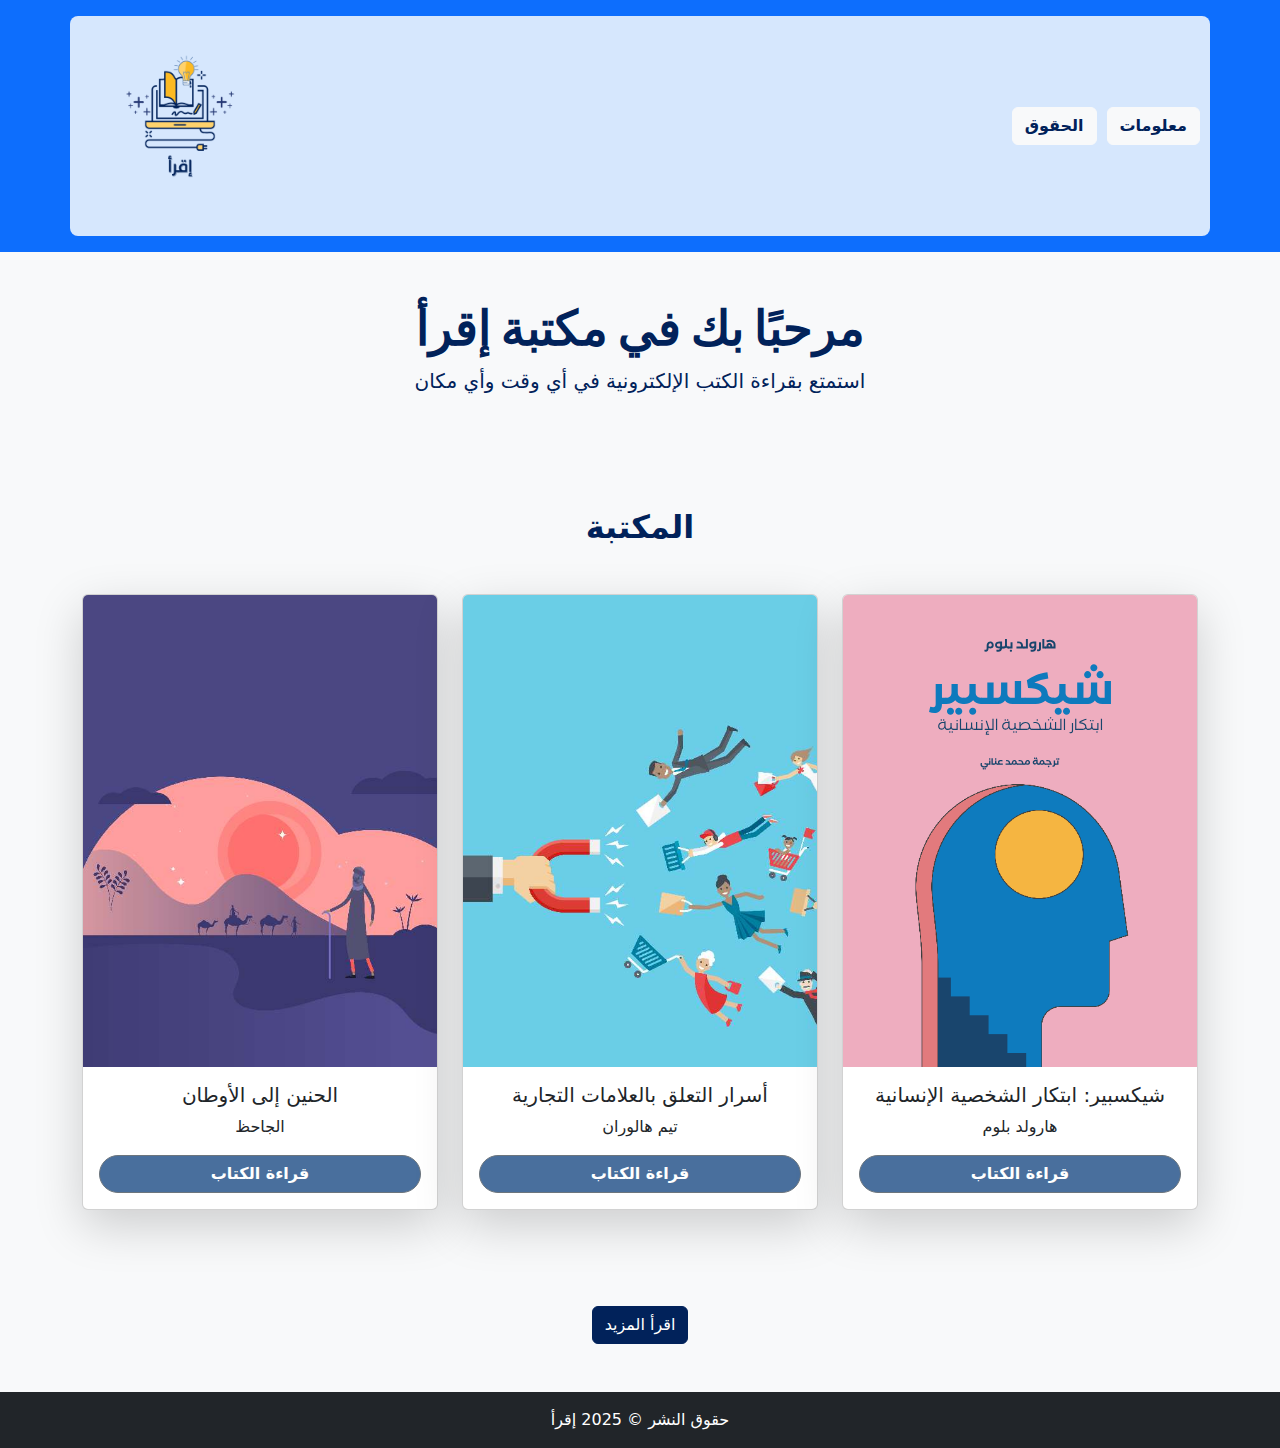
<file: index.html>
<!DOCTYPE html>
<html lang="ar">
<head>
    <meta charset="UTF-8">
    <meta name="viewport" content="width=device-width, initial-scale=1.0">
    <title>إقرأ - مكتبة الكتب</title>
    <link href="https://cdn.jsdelivr.net/npm/bootstrap@5.3.0-alpha1/dist/css/bootstrap.min.css" rel="stylesheet">
    <link href="https://fonts.googleapis.com/css2?family=Poppins:wght@300;400;600&family=Roboto:wght@300;400;700&family=Playfair+Display:wght@400;700&display=swap" rel="stylesheet">
    <link rel="stylesheet" href="styles.css">
</head>
<body>
    <header class="bg-primary text-white py-3 shadow-lg">
        <div class="container d-flex justify-content-between align-items-center">
            <img src="iqra.png" alt="شعار إقرأ" class="logo" style="width: 200px; height: auto;">
            <nav class="d-flex" style="gap: 10px;">
                <a href="rights.html" class="btn btn-light" style="color: #01225a; font-weight: bold;">الحقوق</a>
                <a href="about.html" class="btn btn-light" style="color: #01225a; font-weight: bold;">معلومات</a>
            </nav>
    </header>
    <section id="home" class="bg-light text-dark py-5">
        <div class="container text-center">
            <h2 class="display-4" style="color: #01225a; font-weight: bold;">مرحبًا بك في مكتبة إقرأ</h2>
            <p class="lead" style="color: #01225a;">استمتع بقراءة الكتب الإلكترونية في أي وقت وأي مكان</p>
        </div>
    </section>
    <section id="library" class="bg-light py-5">
        <div class="container">
            <h2 class="text-center mb-5" style="color: #01225a; font-weight: bold;">المكتبة</h2>
            <div class="row row-cols-1 row-cols-md-3 g-4">
                <div class="col">

                    <div class="card shadow-lg rounded-lg">
                        <img src="book-covers/cover1.jpg" alt="غلاف الكتاب " class="card-img-top">
                        <div class="card-body text-center">
                            <h5 class="card-title">الحنين إلى الأوطان</h5>
                            <p class="card-text">الجاحظ</p>
                            <a href="books/book1.pdf" class="btn btn-secondary w-100" target="_blank">قراءة الكتاب </a>
                        </div>
                    </div>
                </div>
                <div class="col">
                    <div class="card shadow-lg rounded-lg">
                        <img src="book-covers/cover2.jpg" alt="غلاف الكتاب " class="card-img-top">
                        <div class="card-body text-center">
                            <h5 class="card-title">أسرار التعلق بالعلامات التجارية</h5>
                            <p class="card-text">تيم هالوران</p>
                            <a href="books/book2.pdf" class="btn btn-secondary w-100" target="_blank">قراءة الكتاب </a>
                        </div>
                    </div>
                </div>
                <div class="col">
                    <div class="card shadow-lg rounded-lg">
                        <img src="book-covers/cover3.svg" alt="غلاف الكتاب " class="card-img-top">
                        <div class="card-body text-center">
                            <h5 class="card-title">شيكسبير: ابتكار الشخصية الإنسانية</h5>
                            <p class="card-text">هارولد بلوم</p>
                            <a href="books/book3.pdf" class="btn btn-secondary w-100" target="_blank">قراءة الكتاب </a>
                        </div>
                    </div>
                </div>
            </div>
        </div>
    </section>
    <section id="home" class="bg-light text-dark py-5">
        <div class="container text-center">
            <a href="books.html" class="btn btn-primary" style="background-color: #01225a; border-color: #01225a;">اقرأ المزيد</a>
        </div>
    </section>
    <footer class="bg-dark text-white text-center py-3">
        <p>حقوق النشر &copy; 2025 إقرأ</p>
    </footer>
    <script src="https://cdn.jsdelivr.net/npm/@popperjs/core@2.11.6/dist/umd/popper.min.js"></script>
    <script src="https://cdn.jsdelivr.net/npm/bootstrap@5.3.0-alpha1/dist/js/bootstrap.min.js"></script>
</body>
</html>
</file>
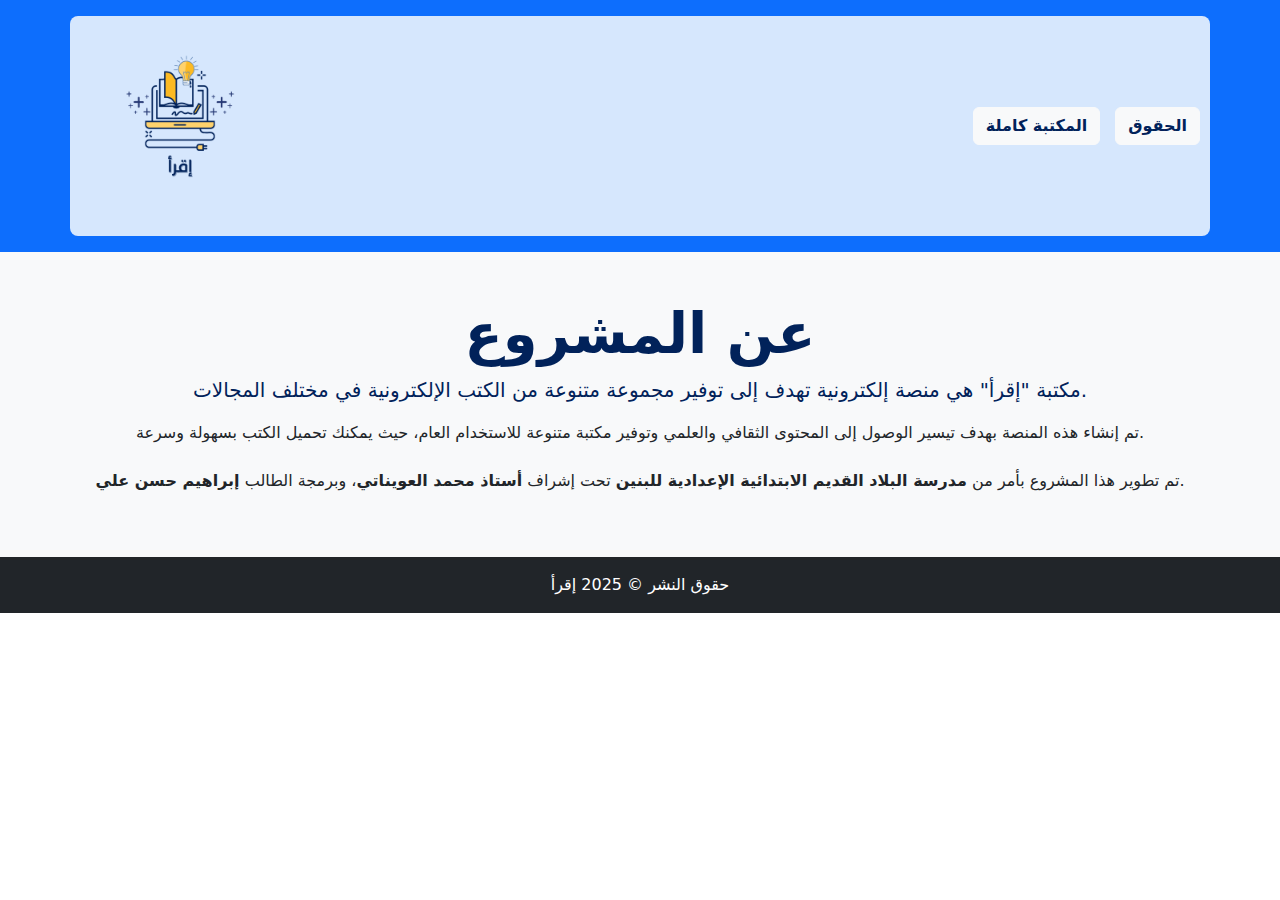
<file: about.html>
<!DOCTYPE html>
<html lang="ar">
<head>
    <meta charset="UTF-8">
    <meta name="viewport" content="width=device-width, initial-scale=1.0">
    <title>معلومات - إقرأ</title>
    <link href="https://cdn.jsdelivr.net/npm/bootstrap@5.3.0-alpha1/dist/css/bootstrap.min.css" rel="stylesheet">
    <link href="https://fonts.googleapis.com/css2?family=Poppins:wght@300;400;600&family=Roboto:wght@300;400;700&family=Playfair+Display:wght@400;700&display=swap" rel="stylesheet">
    <link rel="stylesheet" href="styles.css">
</head>
<body>
    <header class="bg-primary text-white py-3 shadow-lg">
        <div class="container d-flex justify-content-between align-items-center">
            <img src="iqra.png" alt="شعار إقرأ" class="logo" style="width: 200px; height: auto;">
            <nav class="d-flex" style="gap: 15px;">
                <a href="books.html" class="btn btn-light" style="color: #01225a; font-weight: bold;">المكتبة كاملة</a>
                <a href="rights.html" class="btn btn-light" style="color: #01225a; font-weight: bold;">الحقوق</a>
            </nav>
        </div>
    </header>
    <section class="bg-light text-dark py-5">
        <div class="container text-center">
            <h2 class="display-4" style="color: #01225a; font-weight: bold;">عن المشروع</h2>
            <p class="lead" style="color: #01225a;">مكتبة "إقرأ" هي منصة إلكترونية تهدف إلى توفير مجموعة متنوعة من الكتب الإلكترونية في مختلف المجالات.</p>
            <p>تم إنشاء هذه المنصة بهدف تيسير الوصول إلى المحتوى الثقافي والعلمي وتوفير مكتبة متنوعة للاستخدام العام، حيث يمكنك تحميل الكتب بسهولة وسرعة.</p>
            <p class="mt-4">تم تطوير هذا المشروع بأمر من <strong>مدرسة البلاد القديم الابتدائية الإعدادية للبنين</strong> تحت إشراف <strong>أستاذ محمد العويناتي</strong>، وبرمجة الطالب <strong>إبراهيم حسن علي</strong>.</p>
        </div>
    </section>
    <footer class="bg-dark text-white text-center py-3">
        <p>حقوق النشر &copy; 2025 إقرأ</p>
    </footer>
    <script src="https://cdn.jsdelivr.net/npm/@popperjs/core@2.11.6/dist/umd/popper.min.js"></script>
    <script src="https://cdn.jsdelivr.net/npm/bootstrap@5.3.0-alpha1/dist/js/bootstrap.min.js"></script>
</body>
</html>
</file>
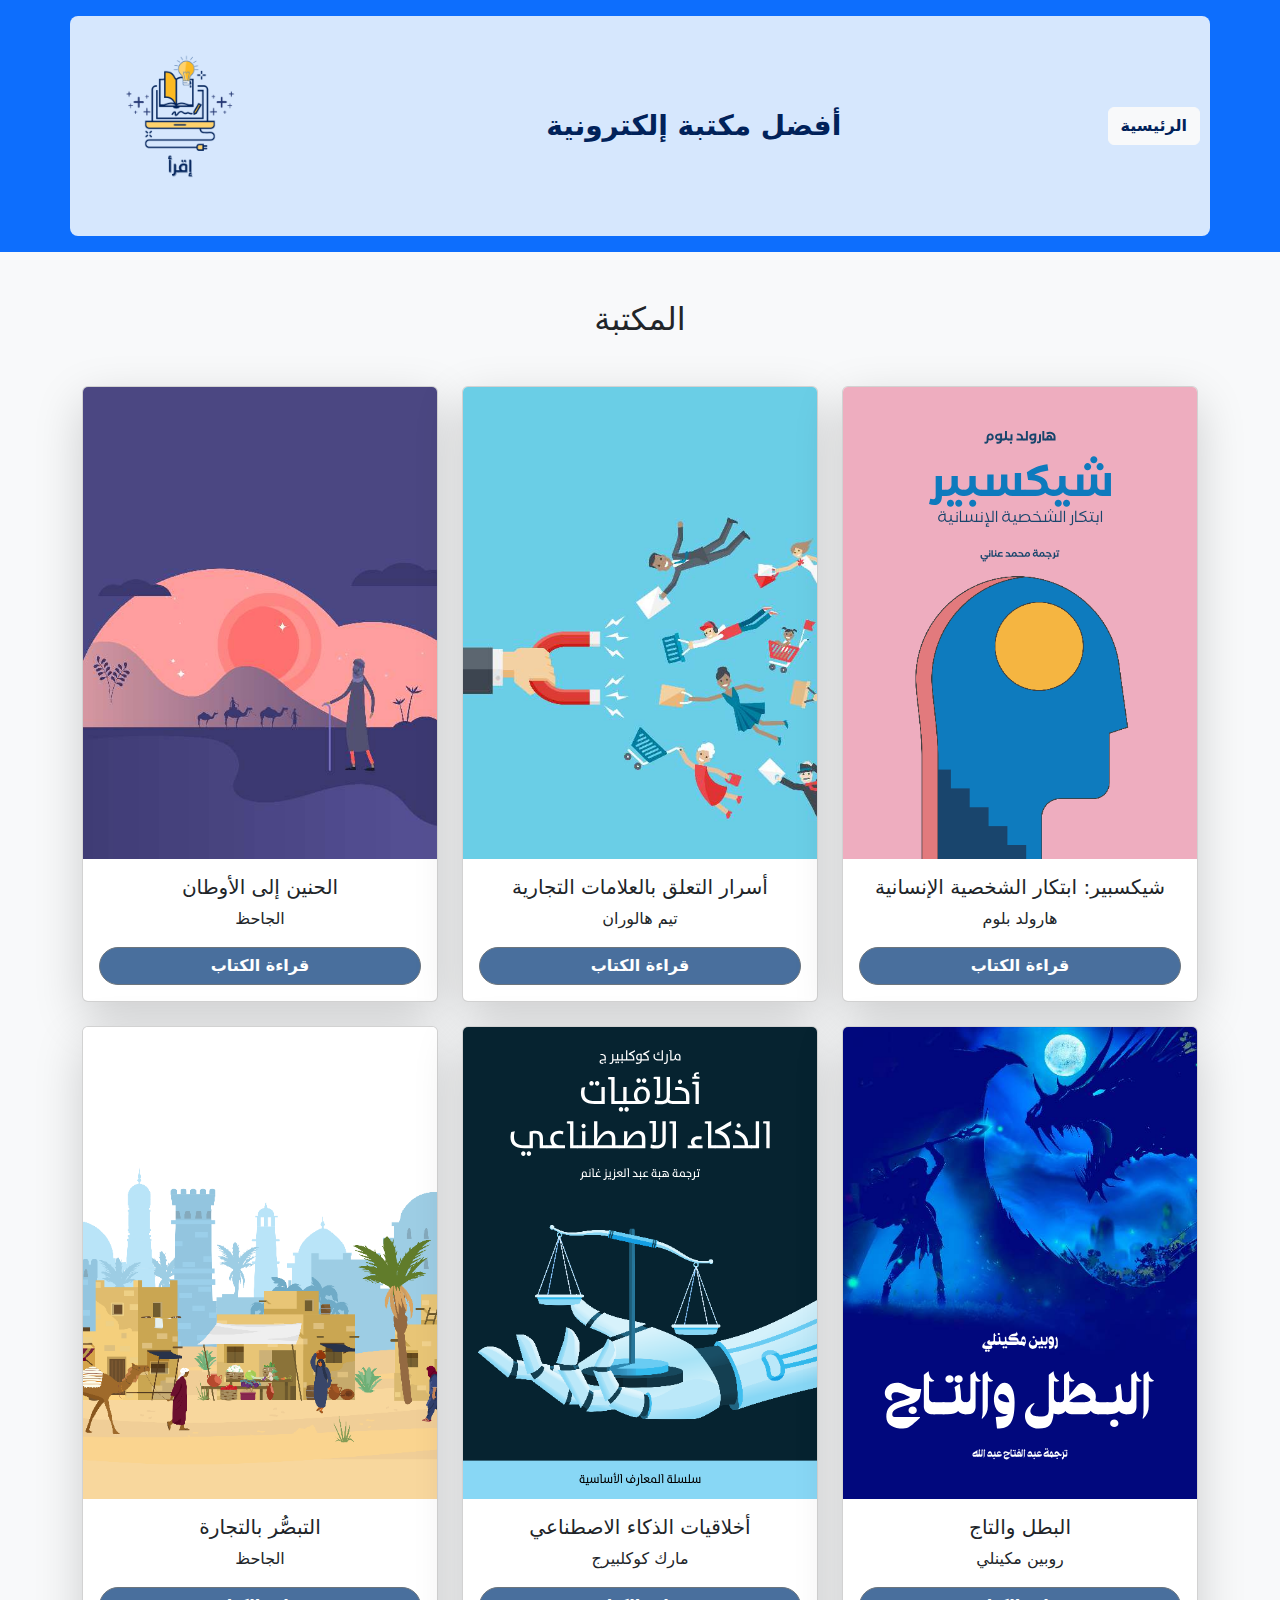
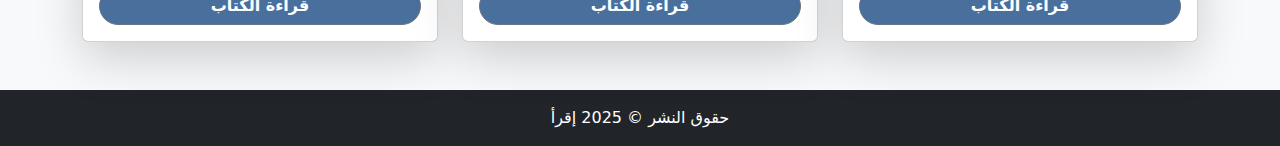
<file: books.html>
<!DOCTYPE html>
<html lang="ar">
<head>
    <meta charset="UTF-8">
    <meta name="viewport" content="width=device-width, initial-scale=1.0">
    <title>إقرأ - مكتبة الكتب</title>
    <link href="https://cdn.jsdelivr.net/npm/bootstrap@5.3.0-alpha1/dist/css/bootstrap.min.css" rel="stylesheet">
    <link href="https://fonts.googleapis.com/css2?family=Poppins:wght@300;400;600&family=Roboto:wght@300;400;700&family=Playfair+Display:wght@400;700&display=swap" rel="stylesheet">
    <link rel="stylesheet" href="styles.css">
</head>
<body>
    <header class="bg-primary text-white py-3 shadow-lg">
        <div class="container d-flex justify-content-between align-items-center">
            <img src="iqra.png" alt="شعار إقرأ" class="logo" style="width: 200px; height: auto;">
            <nav class="text-center" style="flex-grow: 1; font-size: 1.75rem; font-weight: bold; color: #01225a;">أفضل مكتبة إلكترونية</nav>
            <nav><a href="index.html" class="btn btn-light" style="color: #01225a; font-weight: bold;">الرئيسية</a></nav>
        </div>
    </header>
    <section id="library" class="bg-light py-5">
        <div class="container">
            <h2 class="text-center mb-5">المكتبة</h2>
            <div class="row row-cols-1 row-cols-md-3 g-4">
                <div class="col">
                    <div class="card shadow-lg rounded-lg">
                        <img src="book-covers/cover1.jpg" alt="غلاف الكتاب " class="card-img-top">
                        <div class="card-body text-center">
                            <h5 class="card-title">الحنين إلى الأوطان</h5>
                            <p class="card-text">الجاحظ</p>
                            <a href="books/book1.pdf" class="btn btn-secondary w-100" target="_blank">قراءة الكتاب </a>
                        </div>
                    </div>
                </div>
                <div class="col">
                    <div class="card shadow-lg rounded-lg">
                        <img src="book-covers/cover2.jpg" alt="غلاف الكتاب " class="card-img-top">
                        <div class="card-body text-center">
                            <h5 class="card-title">أسرار التعلق بالعلامات التجارية</h5>
                            <p class="card-text">تيم هالوران</p>
                            <a href="books/book2.pdf" class="btn btn-secondary w-100" target="_blank">قراءة الكتاب </a>
                        </div>
                    </div>
                </div>
                <div class="col">
                    <div class="card shadow-lg rounded-lg">
                        <img src="book-covers/cover3.svg" alt="غلاف الكتاب " class="card-img-top">
                        <div class="card-body text-center">
                            <h5 class="card-title">شيكسبير: ابتكار الشخصية الإنسانية</h5>
                            <p class="card-text">هارولد بلوم</p>
                            <a href="books/book3.pdf" class="btn btn-secondary w-100" target="_blank">قراءة الكتاب </a>
                        </div>
                    </div>
                </div>
                <div class="col">
                    <div class="card shadow-lg rounded-lg">
                        <img src="book-covers/cover4.png" alt="غلاف الكتاب " class="card-img-top">
                        <div class="card-body text-center">
                            <h5 class="card-title">التبصُّر بالتجارة</h5>
                            <p class="card-text">الجاحظ</p>
                            <a href="books/book4.pdf" class="btn btn-secondary w-100" target="_blank">قراءة الكتاب </a>
                        </div>
                    </div>
                </div>
                <div class="col">
                    <div class="card shadow-lg rounded-lg">
                        <img src="book-covers/cover5.svg" alt="غلاف الكتاب " class="card-img-top">
                        <div class="card-body text-center">
                            <h5 class="card-title">أخلاقيات الذكاء الاصطناعي</h5>
                            <p class="card-text">مارك كوكلبيرج</p>
                            <a href="books/book5.pdf" class="btn btn-secondary w-100" target="_blank">قراءة الكتاب </a>
                        </div>
                    </div>
                </div>
                <div class="col">
                    <div class="card shadow-lg rounded-lg">
                        <img src="book-covers/cover6.svg" alt="غلاف الكتاب " class="card-img-top">
                        <div class="card-body text-center">
                            <h5 class="card-title">البطل والتاج</h5>
                            <p class="card-text">روبين مكينلي</p>
                            <a href="books/book6.pdf" class="btn btn-secondary w-100" target="_blank">قراءة الكتاب </a>
                        </div>
                    </div>
                </div>
            </div>
        </div>
    </section>
    <footer class="bg-dark text-white text-center py-3">
        <p>حقوق النشر &copy; 2025 إقرأ</p>
    </footer>
    <script src="https://cdn.jsdelivr.net/npm/@popperjs/core@2.11.6/dist/umd/popper.min.js"></script>
    <script src="https://cdn.jsdelivr.net/npm/bootstrap@5.3.0-alpha1/dist/js/bootstrap.min.js"></script>
</body>
</html>
</file>
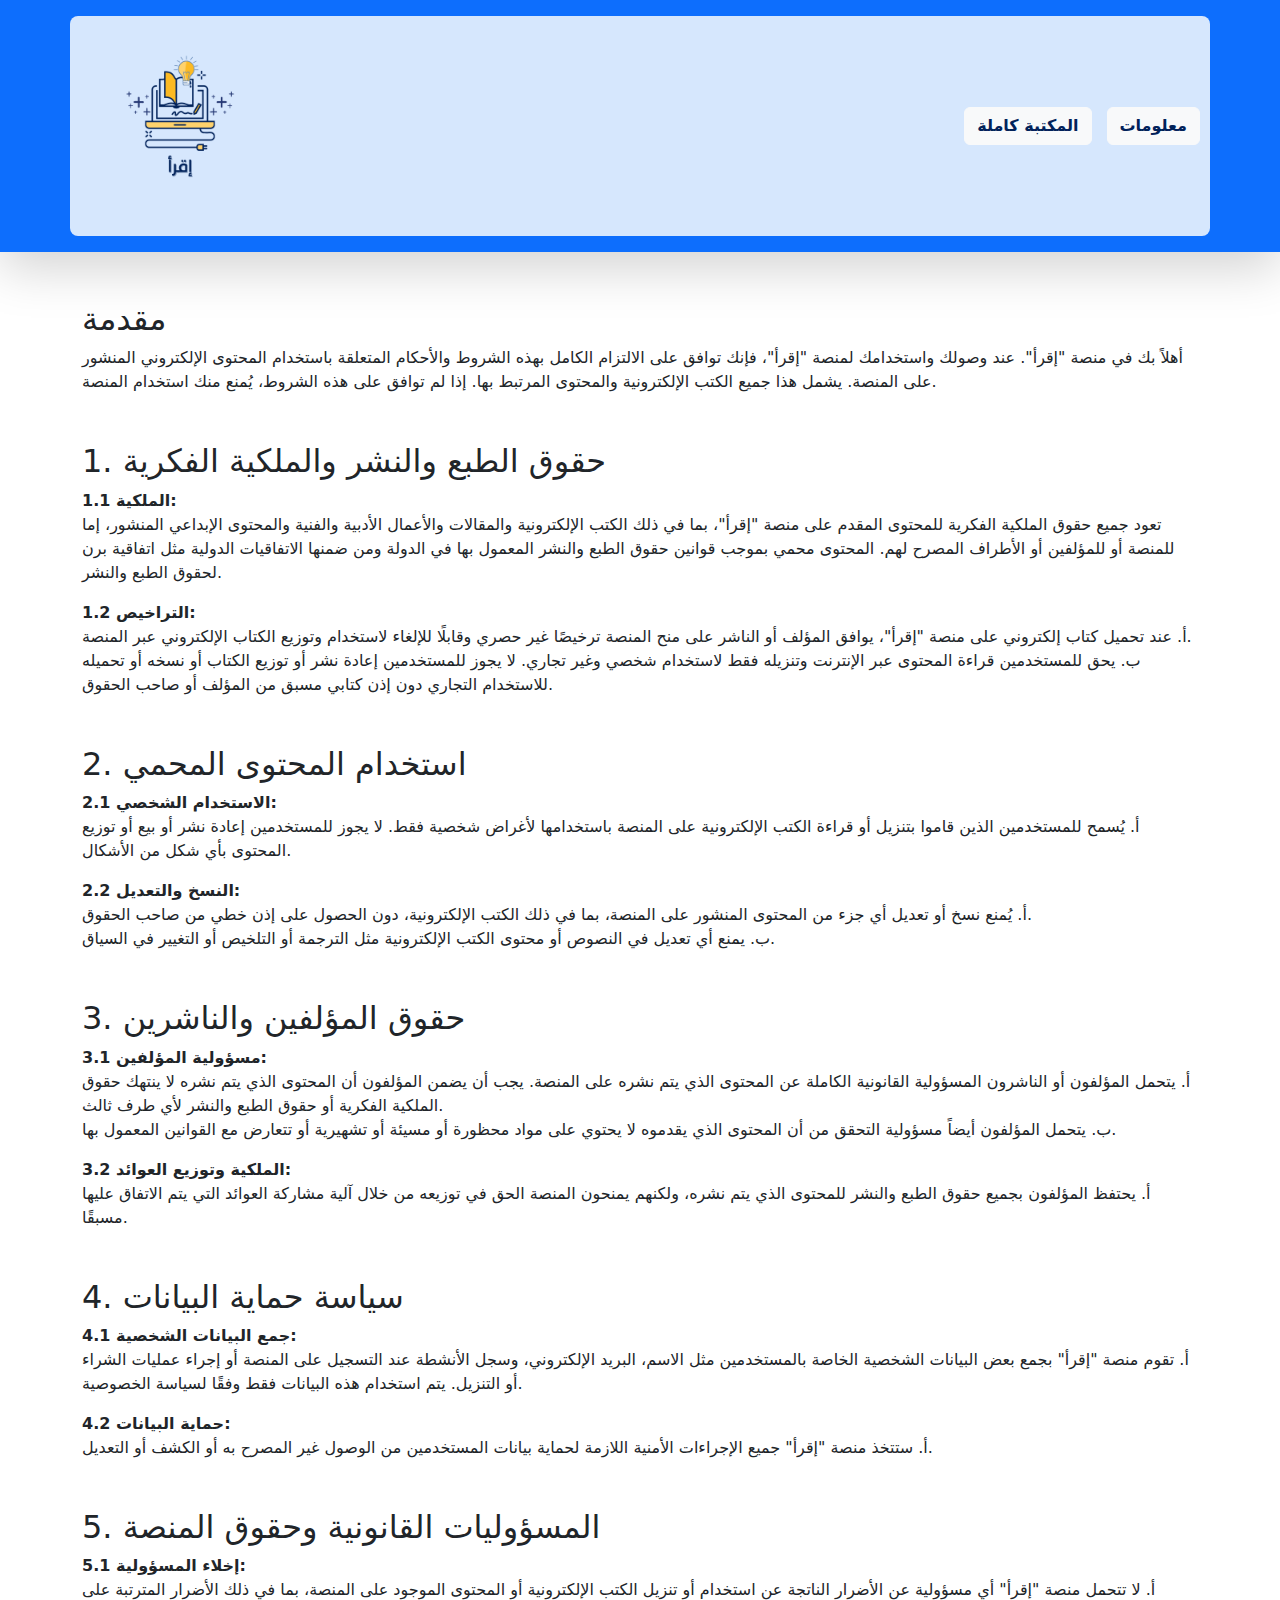
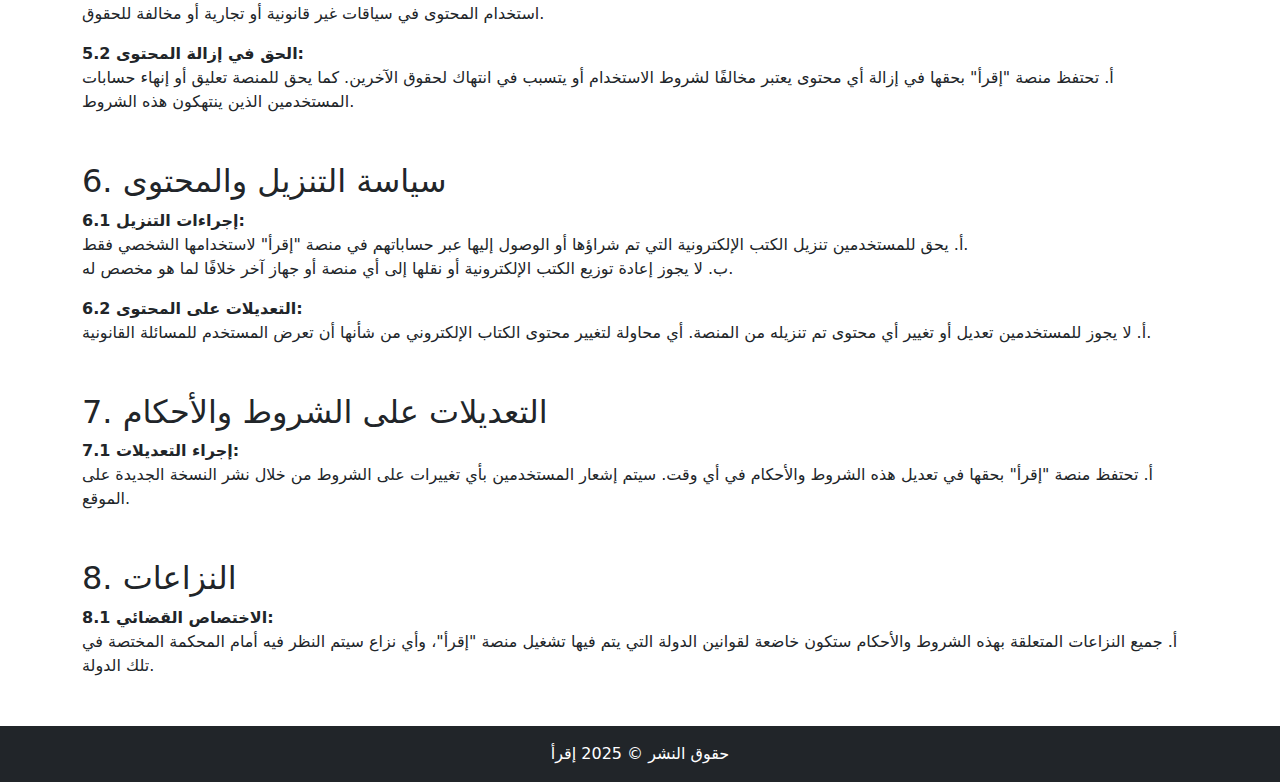
<file: rights.html>
<!DOCTYPE html>
<html lang="ar">
<head>
    <meta charset="UTF-8">
    <meta name="viewport" content="width=device-width, initial-scale=1.0">
    <title>الحقوق - إقرأ</title>
    <link href="https://cdn.jsdelivr.net/npm/bootstrap@5.3.0-alpha1/dist/css/bootstrap.min.css" rel="stylesheet">
    <link href="https://fonts.googleapis.com/css2?family=Poppins:wght@300;400;600&family=Roboto:wght@300;400;700&family=Playfair+Display:wght@400;700&display=swap" rel="stylesheet">
    <link rel="stylesheet" href="styles.css">
</head>
<body>
    <header class="bg-primary text-white py-3 shadow-lg">
        <div class="container d-flex justify-content-between align-items-center">
            <img src="iqra.png" alt="شعار إقرأ" class="logo" style="width: 200px; height: auto;">
            <nav class="d-flex" style="gap: 15px;">
                <a href="books.html" class="btn btn-light" style="color: #01225a; font-weight: bold;">المكتبة كاملة</a>
                <a href="about.html" class="btn btn-light" style="color: #01225a; font-weight: bold;">معلومات</a>
            </nav>
        </div>
    </header>
    <div class="container mt-5">
        <section class="mb-5">
            <h2>مقدمة</h2>
            <p>أهلاً بك في منصة "إقرأ". عند وصولك واستخدامك لمنصة "إقرأ"، فإنك توافق على الالتزام الكامل بهذه الشروط والأحكام المتعلقة باستخدام المحتوى الإلكتروني المنشور على المنصة. يشمل هذا جميع الكتب الإلكترونية والمحتوى المرتبط بها. إذا لم توافق على هذه الشروط، يُمنع منك استخدام المنصة.</p>
        </section>

        <section class="mb-5">
            <h2>1. حقوق الطبع والنشر والملكية الفكرية</h2>
            <p><strong>1.1 الملكية:</strong><br>
            تعود جميع حقوق الملكية الفكرية للمحتوى المقدم على منصة "إقرأ"، بما في ذلك الكتب الإلكترونية والمقالات والأعمال الأدبية والفنية والمحتوى الإبداعي المنشور، إما للمنصة أو للمؤلفين أو الأطراف المصرح لهم. المحتوى محمي بموجب قوانين حقوق الطبع والنشر المعمول بها في الدولة ومن ضمنها الاتفاقيات الدولية مثل اتفاقية برن لحقوق الطبع والنشر.</p>
            
            <p><strong>1.2 التراخيص:</strong><br>
            أ. عند تحميل كتاب إلكتروني على منصة "إقرأ"، يوافق المؤلف أو الناشر على منح المنصة ترخيصًا غير حصري وقابلًا للإلغاء لاستخدام وتوزيع الكتاب الإلكتروني عبر المنصة.<br>
            ب. يحق للمستخدمين قراءة المحتوى عبر الإنترنت وتنزيله فقط لاستخدام شخصي وغير تجاري. لا يجوز للمستخدمين إعادة نشر أو توزيع الكتاب أو نسخه أو تحميله للاستخدام التجاري دون إذن كتابي مسبق من المؤلف أو صاحب الحقوق.</p>
        </section>

        <section class="mb-5">
            <h2>2. استخدام المحتوى المحمي</h2>
            <p><strong>2.1 الاستخدام الشخصي:</strong><br>
            أ. يُسمح للمستخدمين الذين قاموا بتنزيل أو قراءة الكتب الإلكترونية على المنصة باستخدامها لأغراض شخصية فقط. لا يجوز للمستخدمين إعادة نشر أو بيع أو توزيع المحتوى بأي شكل من الأشكال.</p>

            <p><strong>2.2 النسخ والتعديل:</strong><br>
            أ. يُمنع نسخ أو تعديل أي جزء من المحتوى المنشور على المنصة، بما في ذلك الكتب الإلكترونية، دون الحصول على إذن خطي من صاحب الحقوق.<br>
            ب. يمنع أي تعديل في النصوص أو محتوى الكتب الإلكترونية مثل الترجمة أو التلخيص أو التغيير في السياق.</p>
        </section>

        <section class="mb-5">
            <h2>3. حقوق المؤلفين والناشرين</h2>
            <p><strong>3.1 مسؤولية المؤلفين:</strong><br>
            أ. يتحمل المؤلفون أو الناشرون المسؤولية القانونية الكاملة عن المحتوى الذي يتم نشره على المنصة. يجب أن يضمن المؤلفون أن المحتوى الذي يتم نشره لا ينتهك حقوق الملكية الفكرية أو حقوق الطبع والنشر لأي طرف ثالث.<br>
            ب. يتحمل المؤلفون أيضاً مسؤولية التحقق من أن المحتوى الذي يقدموه لا يحتوي على مواد محظورة أو مسيئة أو تشهيرية أو تتعارض مع القوانين المعمول بها.</p>

            <p><strong>3.2 الملكية وتوزيع العوائد:</strong><br>
            أ. يحتفظ المؤلفون بجميع حقوق الطبع والنشر للمحتوى الذي يتم نشره، ولكنهم يمنحون المنصة الحق في توزيعه من خلال آلية مشاركة العوائد التي يتم الاتفاق عليها مسبقًا.</p>
        </section>

        <section class="mb-5">
            <h2>4. سياسة حماية البيانات</h2>
            <p><strong>4.1 جمع البيانات الشخصية:</strong><br>
            أ. تقوم منصة "إقرأ" بجمع بعض البيانات الشخصية الخاصة بالمستخدمين مثل الاسم، البريد الإلكتروني، وسجل الأنشطة عند التسجيل على المنصة أو إجراء عمليات الشراء أو التنزيل. يتم استخدام هذه البيانات فقط وفقًا لسياسة الخصوصية.</p>

            <p><strong>4.2 حماية البيانات:</strong><br>
            أ. ستتخذ منصة "إقرأ" جميع الإجراءات الأمنية اللازمة لحماية بيانات المستخدمين من الوصول غير المصرح به أو الكشف أو التعديل.</p>
        </section>

        <section class="mb-5">
            <h2>5. المسؤوليات القانونية وحقوق المنصة</h2>
            <p><strong>5.1 إخلاء المسؤولية:</strong><br>
            أ. لا تتحمل منصة "إقرأ" أي مسؤولية عن الأضرار الناتجة عن استخدام أو تنزيل الكتب الإلكترونية أو المحتوى الموجود على المنصة، بما في ذلك الأضرار المترتبة على استخدام المحتوى في سياقات غير قانونية أو تجارية أو مخالفة للحقوق.</p>

            <p><strong>5.2 الحق في إزالة المحتوى:</strong><br>
            أ. تحتفظ منصة "إقرأ" بحقها في إزالة أي محتوى يعتبر مخالفًا لشروط الاستخدام أو يتسبب في انتهاك لحقوق الآخرين. كما يحق للمنصة تعليق أو إنهاء حسابات المستخدمين الذين ينتهكون هذه الشروط.</p>
        </section>

        <section class="mb-5">
            <h2>6. سياسة التنزيل والمحتوى</h2>
            <p><strong>6.1 إجراءات التنزيل:</strong><br>
            أ. يحق للمستخدمين تنزيل الكتب الإلكترونية التي تم شراؤها أو الوصول إليها عبر حساباتهم في منصة "إقرأ" لاستخدامها الشخصي فقط.<br>
            ب. لا يجوز إعادة توزيع الكتب الإلكترونية أو نقلها إلى أي منصة أو جهاز آخر خلافًا لما هو مخصص له.</p>

            <p><strong>6.2 التعديلات على المحتوى:</strong><br>
            أ. لا يجوز للمستخدمين تعديل أو تغيير أي محتوى تم تنزيله من المنصة. أي محاولة لتغيير محتوى الكتاب الإلكتروني من شأنها أن تعرض المستخدم للمسائلة القانونية.</p>
        </section>

        <section class="mb-5">
            <h2>7. التعديلات على الشروط والأحكام</h2>
            <p><strong>7.1 إجراء التعديلات:</strong><br>
            أ. تحتفظ منصة "إقرأ" بحقها في تعديل هذه الشروط والأحكام في أي وقت. سيتم إشعار المستخدمين بأي تغييرات على الشروط من خلال نشر النسخة الجديدة على الموقع.</p>
        </section>


        <section class="mb-5">
            <h2>8. النزاعات</h2>
            <p><strong>8.1 الاختصاص القضائي:</strong><br>
            أ. جميع النزاعات المتعلقة بهذه الشروط والأحكام ستكون خاضعة لقوانين الدولة التي يتم فيها تشغيل منصة "إقرأ"، وأي نزاع سيتم النظر فيه أمام المحكمة المختصة في تلك الدولة.</p>
        </section>
    </div>
    <footer class="bg-dark text-white text-center py-3">
        <p>حقوق النشر &copy; 2025 إقرأ</p>
    </footer>
    <script src="https://cdn.jsdelivr.net/npm/@popperjs/core@2.11.6/dist/umd/popper.min.js"></script>
    <script src="https://cdn.jsdelivr.net/npm/bootstrap@5.3.0-alpha1/dist/js/bootstrap.min.js"></script>
</body>
</html>
</file>
<file: styles.css>
header {
    background-color: #01225a;
    color: #fbfcfa;
}

.container.d-flex.justify-content-between.align-items-center {
    background-color: #d6e7fd;
    padding: 10px;
    border-radius: 8px;
}

.nav-link {
    color: #fbfcfa;
}

.nav-link:hover {
    color: #fcba23;
}

#library {
    background-color: #01225a;
    padding-top: 30px;
}

.btn-secondary {
    background-color: #496f9d;
    color: white;
    font-weight: bold;
    border-radius: 50px;
}

.btn-secondary:hover {
    background-color: #6388b8;
    transform: scale(1.05);
}

#home h2 {
    font-family: 'Poppins', sans-serif;
    font-size: 3rem;
    font-weight: 600;
    color: #01225a;
}

#home p {
    font-size: 1.25rem;
    color: #243773;
}

footer {
    background-color: #01225a;
    color: #fbfcfa;
    text-align: center;
    padding: 20px 0;
}

footer p {
    margin: 0;
    font-size: 1rem;
    font-weight: 400;
}
</file>
